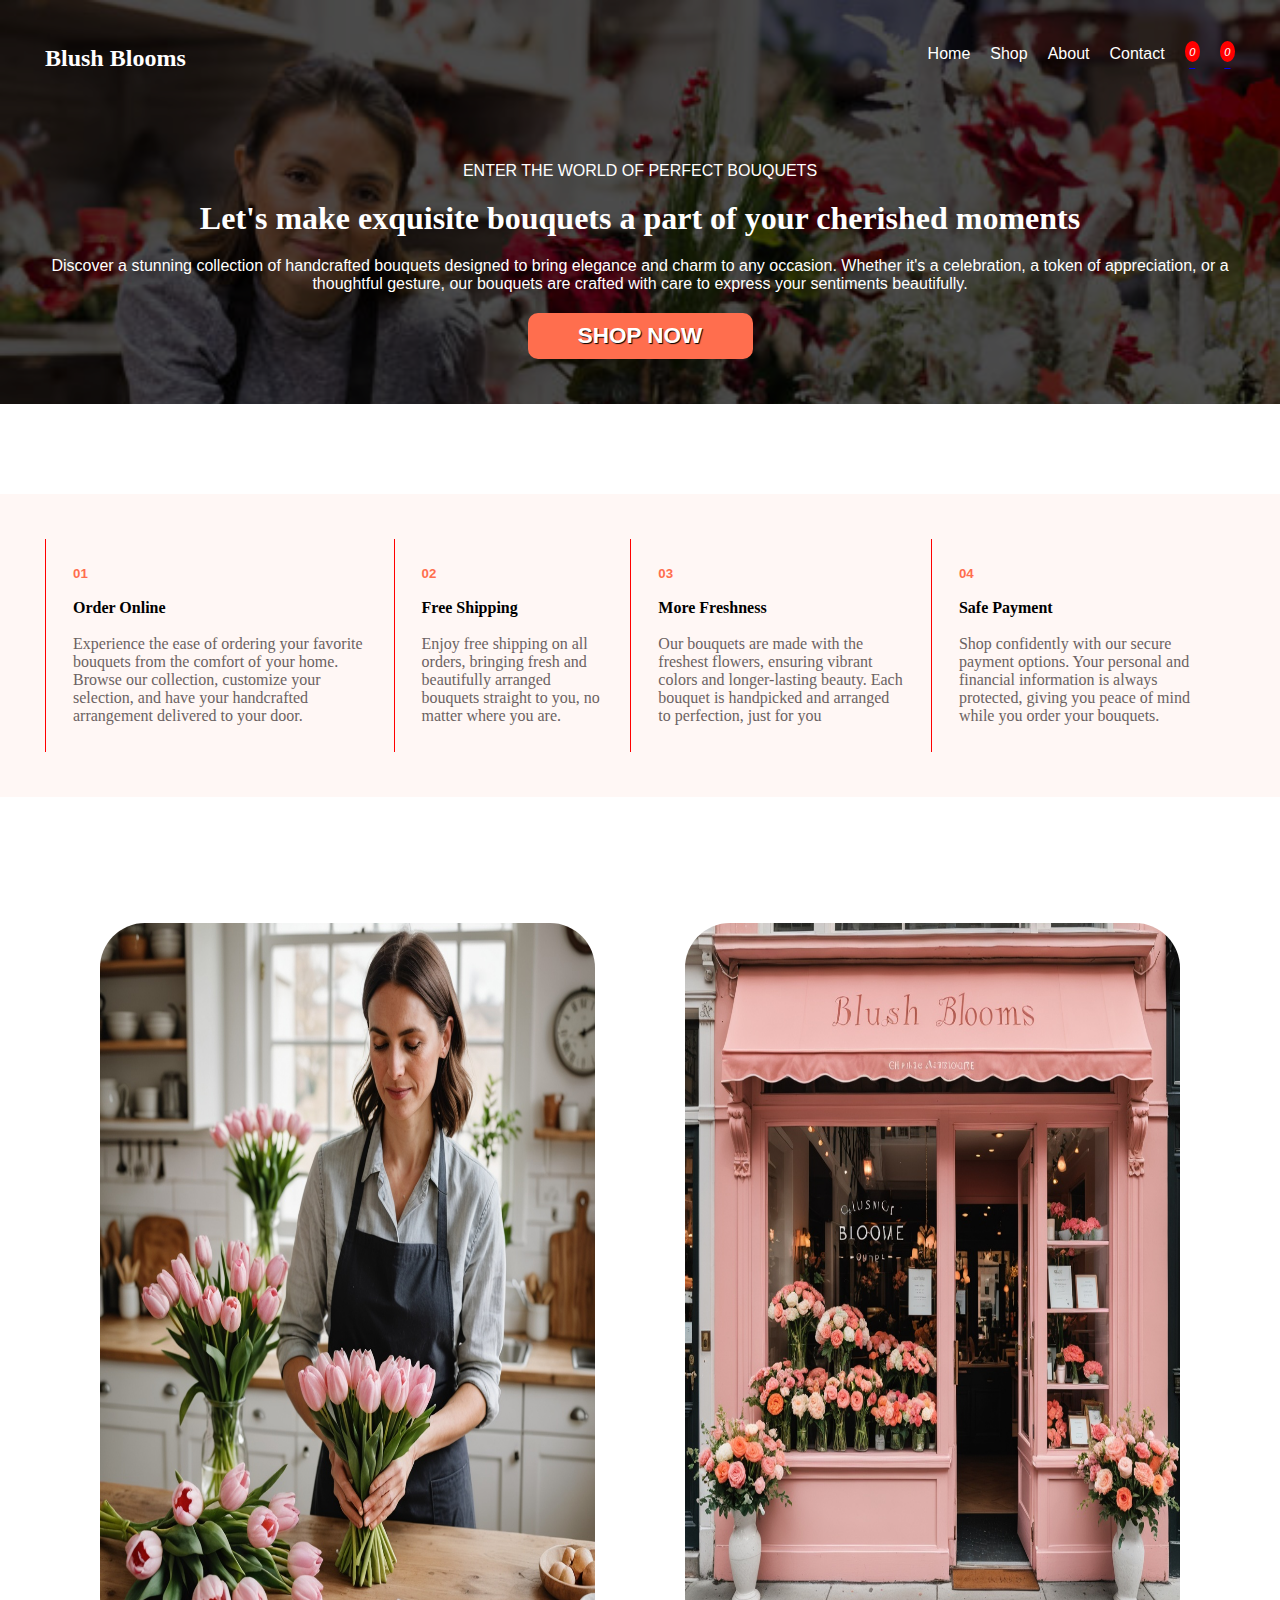
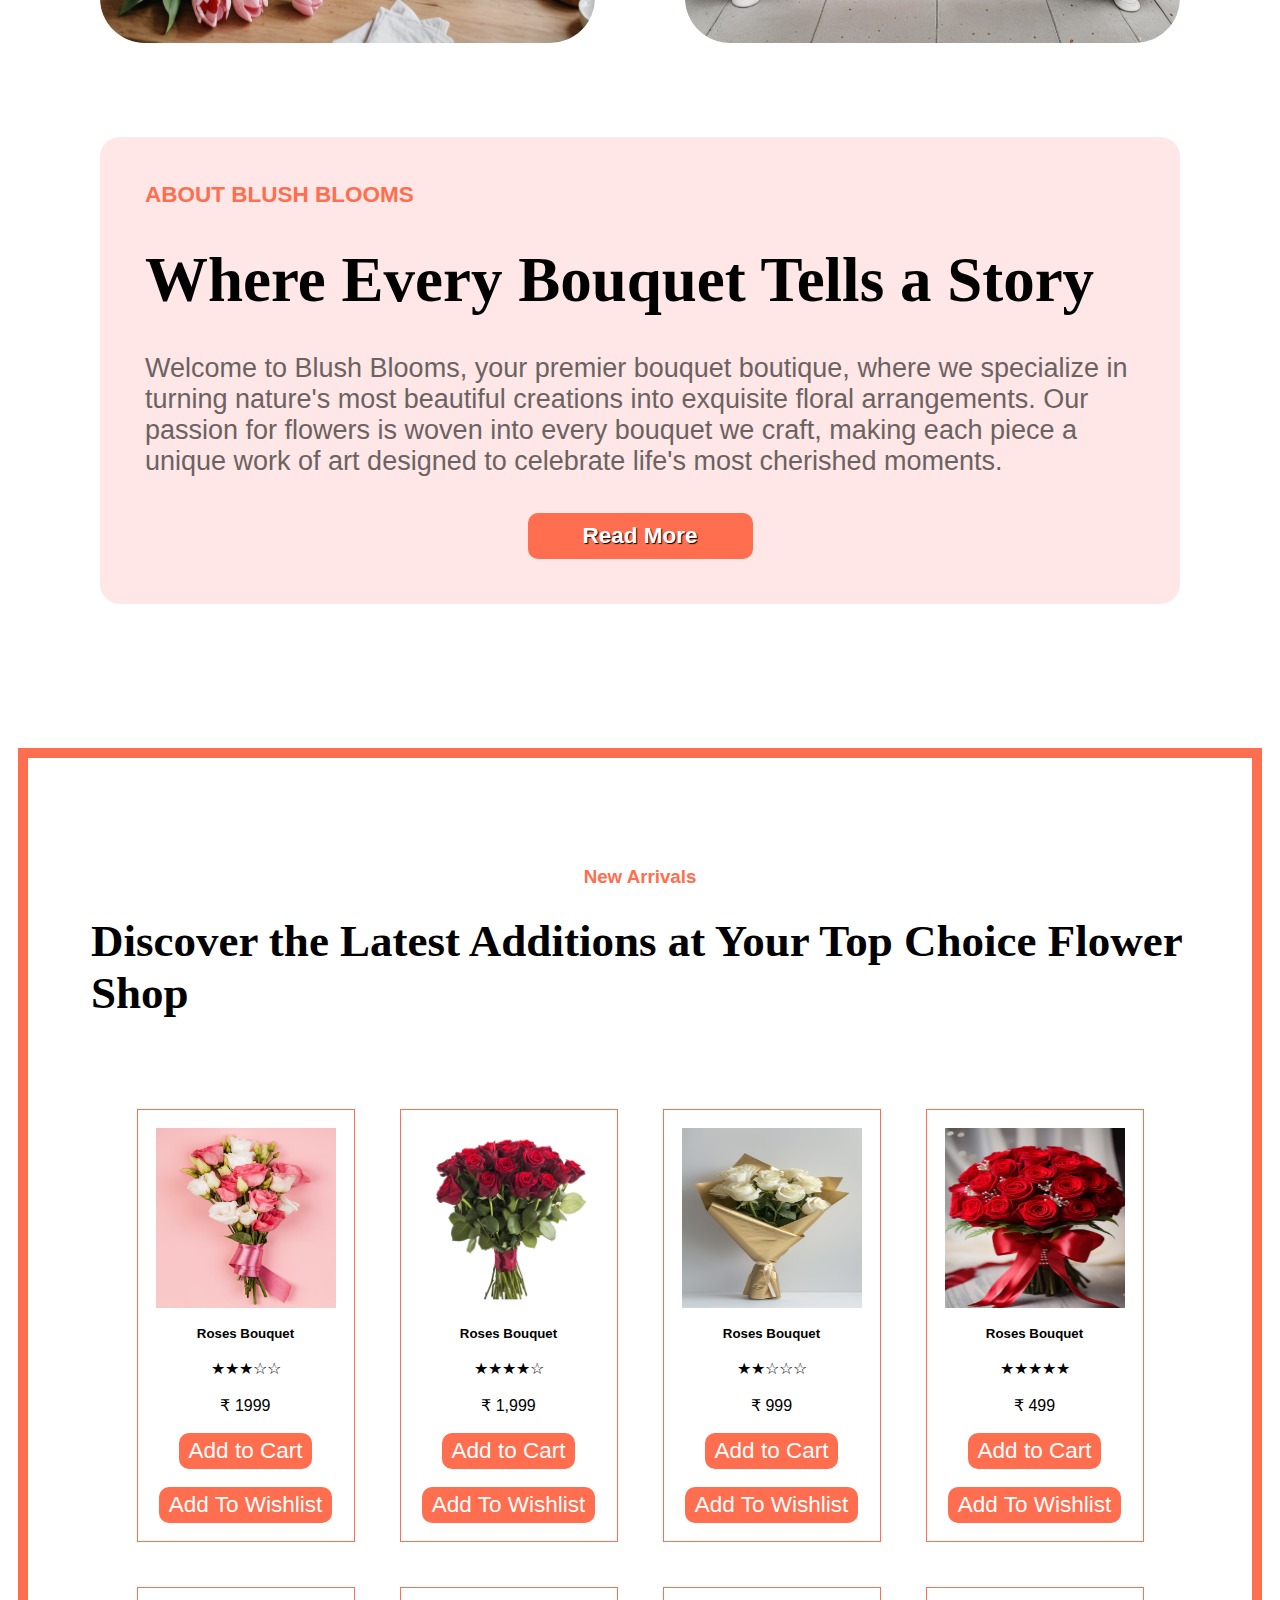
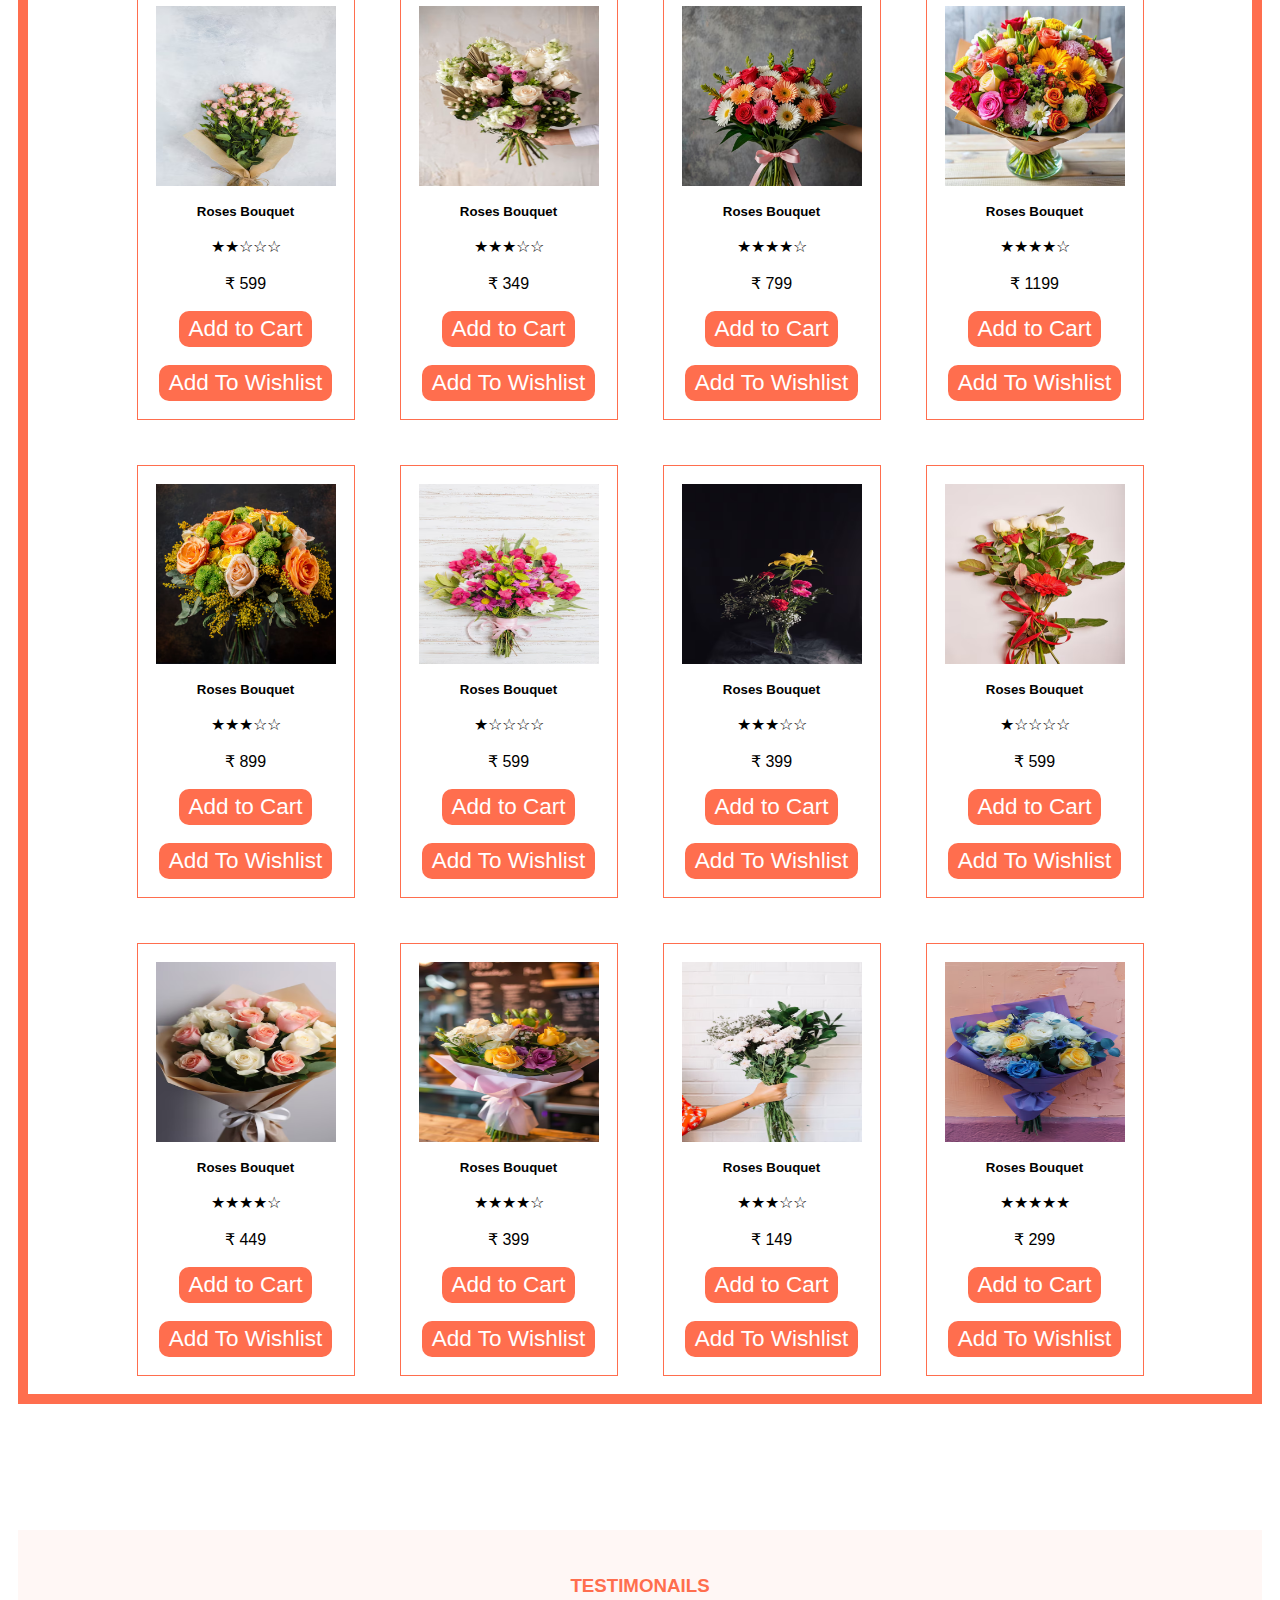
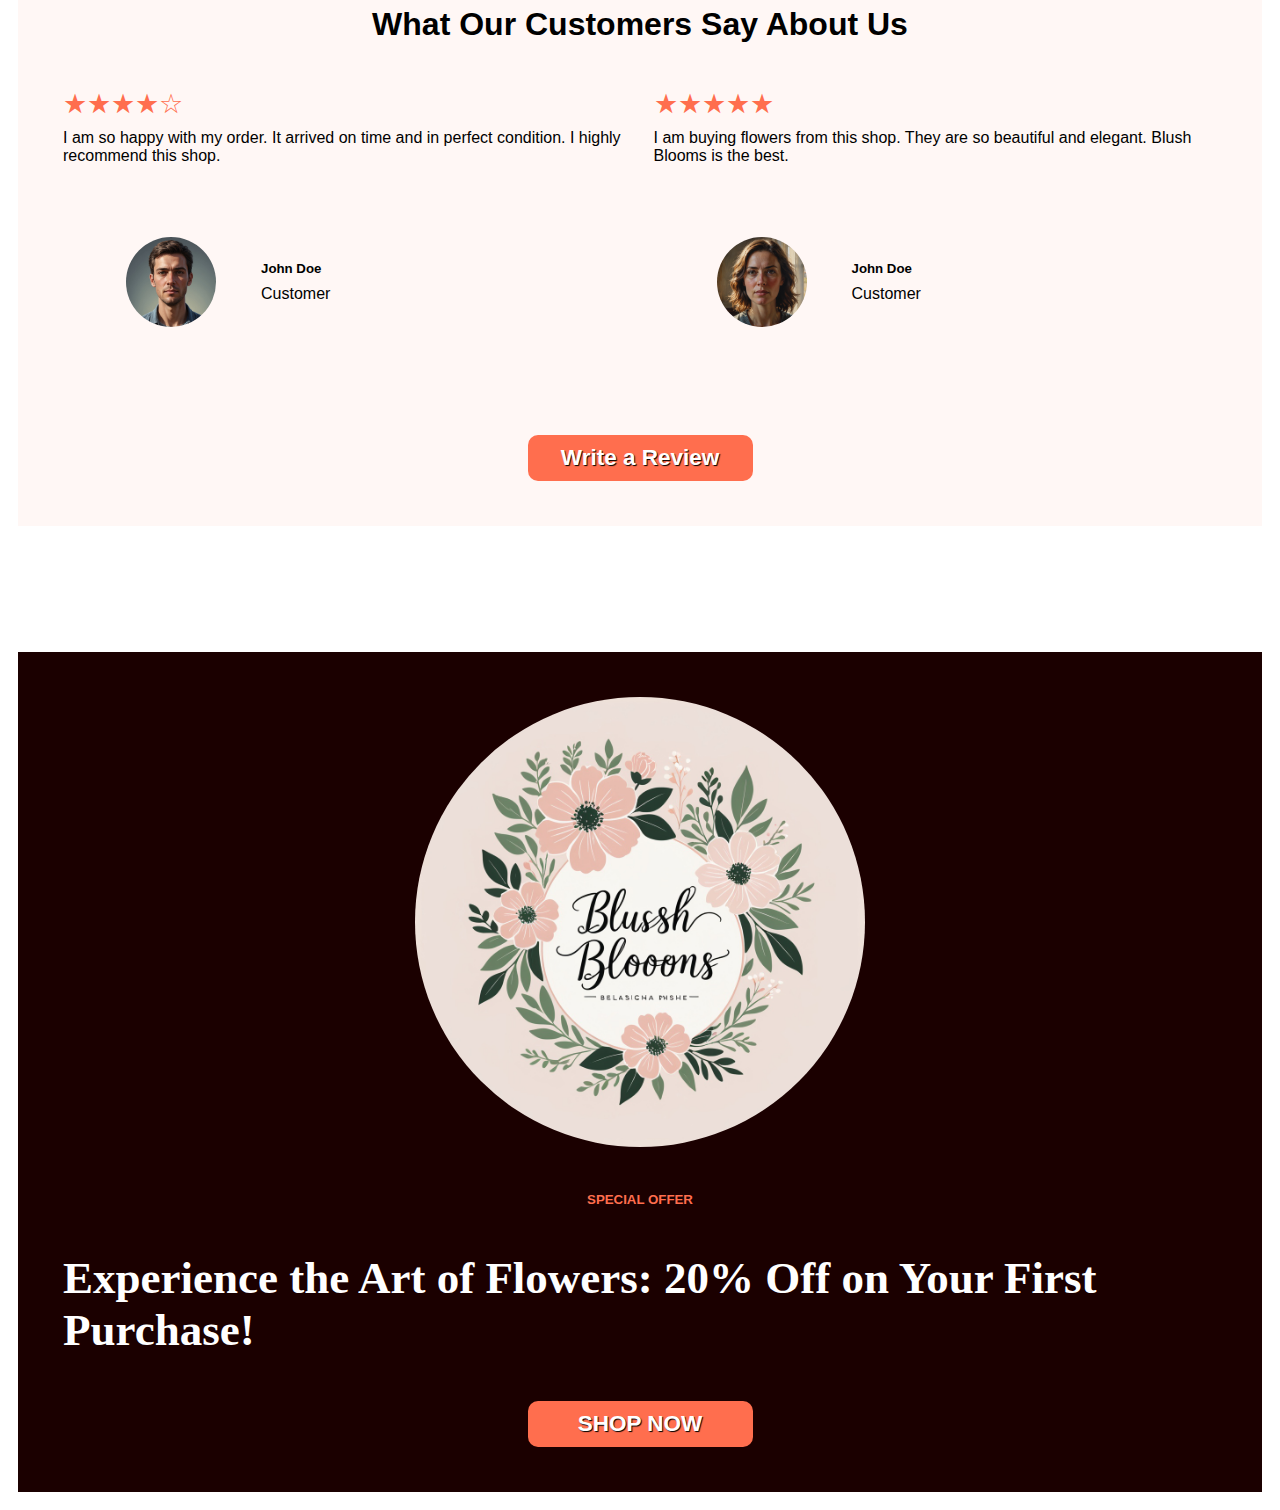
<file: index.html>
<!DOCTYPE html>
<html lang="en">
  <head>
    <meta charset="UTF-8" />
    <meta name="viewport" content="width=device-width, initial-scale=1.0" />
    <meta name="description" content="Blush Blooms" />
    <title>Blush Blooms</title>
    <link
      rel="stylesheet"
      href="https://cdnjs.cloudflare.com/ajax/libs/font-awesome/6.6.0/css/all.min.css"
      integrity="sha512-Kc323vGBEqzTmouAECnVceyQqyqdsSiqLQISBL29aUW4U/M7pSPA/gEUZQqv1cwx4OnYxTxve5UMg5GT6L4JJg=="
      crossorigin="anonymous"
      referrerpolicy="no-referrer"
    />
    <link rel="stylesheet" href="style.css" />
  </head>
  <body>
    <!-- --------------Container---------------- -->

    <div class="container">
      <nav class="navbar">
        <h2>Blush Blooms</h2>
        

        <ul class="nav">
          <li class="active"><a href="index.html">Home</a></li>
          <li class="active"><a href="#newArrival">Shop</a></li>
          <li class="active"><a href="#about">About</a></li>
          <li class="active"><a href="contact.html">Contact</a></li>
          <a href="wishlist.html"
            ><i title="Wishlist" id="wishlist" class="fa-regular fa-heart"></i
          ></a>
          <a href="cart.html"
            ><i title="Cart" id="cart" class="fa-solid fa-cart-shopping"></i
          ></a>
        </ul>

        <span class="menu-icon" id="menuIcon">&#9776;</span>

        <ul class="mobile-nav" id="mobileNav">
          <li><a id="homebtn" href="index.html">Home</a></li>
          <li><a id="shopbtn" href="index.html">Shop</a></li>
          <li><a id="aboutbtn" href="about.html">About</a></li>
          <li><a id="contactbtn" href="contact.html">Contact</a></li>
          <li><a id="wishlistbtn" href="#wishlist">Wishlist</a></li>
          <li><a id="cartbtn" href="cart.html">Cart</a></li>
          <button class="close-btn" id="closeBtn">&times;</button>
        </ul>
      </nav>

      <div class="content">
        <p>ENTER THE WORLD OF PERFECT BOUQUETS</p>
        <h1>Let's make exquisite bouquets a part of your cherished moments</h1>
        <p>
          Discover a stunning collection of handcrafted bouquets designed to
          bring elegance and charm to any occasion. Whether it's a celebration,
          a token of appreciation, or a thoughtful gesture, our bouquets are
          crafted with care to express your sentiments beautifully.
        </p>
        <a href="#newArrival"><button class="btn">SHOP NOW</button></a>
      </div>
    </div>

    <!-- --------------Co-container---------------- -->

    <div class="co-container">
      <section class="co">
        <h5>01</h5>
        <h4>Order Online</h4>
        <p>
          Experience the ease of ordering your favorite bouquets from the
          comfort of your home. Browse our collection, customize your selection,
          and have your handcrafted arrangement delivered to your door.
        </p>
      </section>
      <section class="co">
        <h5>02</h5>
        <h4>Free Shipping</h4>
        <p>
          Enjoy free shipping on all orders, bringing fresh and beautifully
          arranged bouquets straight to you, no matter where you are.
        </p>
      </section>
      <section class="co">
        <h5>03</h5>
        <h4>More Freshness</h4>
        <p>
          Our bouquets are made with the freshest flowers, ensuring vibrant
          colors and longer-lasting beauty. Each bouquet is handpicked and
          arranged to perfection, just for you
        </p>
      </section>
      <section class="co">
        <h5>04</h5>
        <h4>Safe Payment</h4>
        <p>
          Shop confidently with our secure payment options. Your personal and
          financial information is always protected, giving you peace of mind
          while you order your bouquets.
        </p>
      </section>
    </div>

    <!-------------- About ---------------->

    <div id="about">
      <section class="boquetOnTable">
        <img
          id="firstpic"
          class="first-pic"
          src="perfectWomanInBotique.png"
          alt="flowersOnTable"
        />
      </section>

      <section class="womanInBotique">
        <img
          src=" blushBlooms.png"
          alt="womanInBotique"
          class="second-pic"
          id="secondpic"
        />
      </section>

      <section class="about-info">
        <h6>ABOUT BLUSH BLOOMS</h6>
        <h2>Where Every Bouquet Tells a Story</h2>
        <p>
          Welcome to Blush Blooms, your premier bouquet boutique, where we
          specialize in turning nature's most beautiful creations into exquisite
          floral arrangements. Our passion for flowers is woven into every
          bouquet we craft, making each piece a unique work of art designed to
          celebrate life's most cherished moments.
        </p>
        <a id="read-more" href="about.html">Read More</a>
      </section>
    </div>

    <!-- --------------New Arrival---------------- -->

    <div class="newArrival" id="newArrival">
      <section class="info">
        <h3>New Arrivals</h3>
        <h1>Discover the Latest Additions at Your Top Choice Flower Shop</h1>
      </section>

      <section class="items">
        <article class="item">
          <img id="b1" src="b1.avif" alt="b1" />
          <h5>Roses Bouquet</h5>
          <p id="rating">★★★☆☆</p>
          <p>₹ <span id="price">499</span></p>
          <button value="499" class="cartBtn">Add to Cart</button>
          <button value="499" class="wishBtn">Add To Wishlist</button>
        </article>
      </section>
    </div>

    <div class="customerReviews">
      <section class="info">
        <h3>TESTIMONAILS</h3>
        <h1>What Our Customers Say About Us</h1>
      </section>
      <section class="reviews">
        <section>
          <p id="rating">★★★★☆</p>
          <p>
            I am so happy with my order. It arrived on time and in perfect
            condition. I highly recommend this shop.
          </p>
          <div class="person">
            <img id="customer1" src="customer1.png" alt="customer1" />
            <div>
              <h5>John Doe</h5>
              <p>Customer</p>
            </div>
          </div>
        </section>

        <section>
          <p id="rating">★★★★★</p>
          <p>
            I am buying flowers from this shop. They are so beautiful and
            elegant. Blush Blooms is the best.
          </p>
          <div class="person">
            <img id="customer2" src="customer2.png" alt="customer2" />
            <div>
              <h5>John Doe</h5>
              <p>Customer</p>
            </div>
          </div>
        </section>
      </section>
      <button class="btn">Write a Review</button>
    </div>

    <!-- -----------------Offer----------------- -->

    <div class="off">
      <!-- <section class="logo"> -->
      <img src="blushBloomsLogo2.png" alt="blushBloomsLogo2" />
      <!-- </section>
      <section class="offDetails"> -->
      <h5>SPECIAL OFFER</h5>
      <h1>Experience the Art of Flowers: 20% Off on Your First Purchase!</h1>
      <a href="#newArrival"><button class="btn">SHOP NOW</button></a>
      <!-- </section> -->
    </div>

    <script src="main.js"></script>
  </body>
</html>
</file>
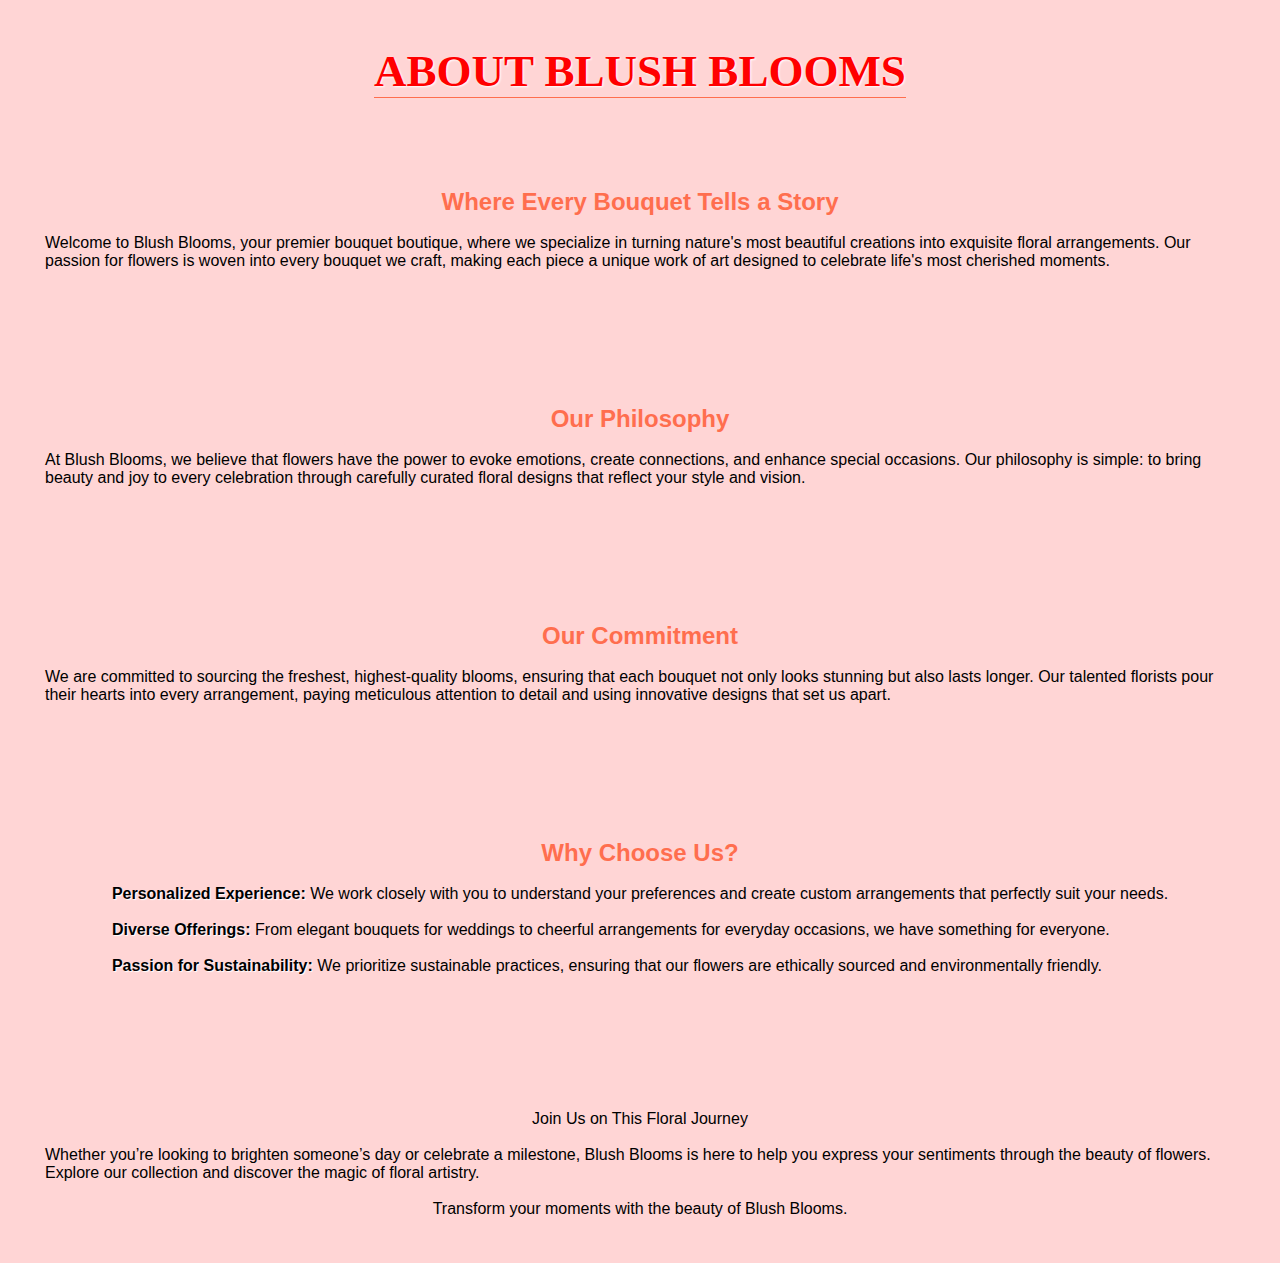
<file: about.html>
<!DOCTYPE html>
<html lang="en">
  <head>
    <meta charset="UTF-8" />
    <meta name="viewport" content="width=device-width, initial-scale=1.0" />
    <title>aboutUs</title>
    <link rel="stylesheet" href="about.css">
  </head>
  <body>

    <h1>ABOUT BLUSH BLOOMS</h1>
    <section id="about-us">
      <h2>Where Every Bouquet Tells a Story</h2>
      <p>
        Welcome to Blush Blooms, your premier bouquet boutique, where we
        specialize in turning nature's most beautiful creations into exquisite
        floral arrangements. Our passion for flowers is woven into every bouquet
        we craft, making each piece a unique work of art designed to celebrate
        life's most cherished moments.
      </p>
    </section>
    <section id="philosophy">
      <h2>Our Philosophy</h2>
      <p>
        At Blush Blooms, we believe that flowers have the power to evoke
        emotions, create connections, and enhance special occasions. Our
        philosophy is simple: to bring beauty and joy to every celebration
        through carefully curated floral designs that reflect your style and
        vision.
      </p>
    </section>
    <section id="commitment">
      <h2>Our Commitment</h2>
      <p>
        We are committed to sourcing the freshest, highest-quality blooms,
        ensuring that each bouquet not only looks stunning but also lasts
        longer. Our talented florists pour their hearts into every arrangement,
        paying meticulous attention to detail and using innovative designs that
        set us apart.
      </p>
    </section>

    <section>
      <h2>Why Choose Us?</h2>
      <p id="whychooseUs">

        <span>Personalized Experience: </span>We work closely with you to understand
        your preferences and create custom arrangements that perfectly suit your
        needs. <br> <br>
        <span>Diverse Offerings: </span>From elegant bouquets for weddings to
        cheerful arrangements for everyday occasions, we have something for
        everyone. <br> <br>
        <span>Passion for Sustainability: </span>We prioritize sustainable
        practices, ensuring that our flowers are ethically sourced and
        environmentally friendly.
      </p>
    </section>
    <section>
      <p>Join Us on This Floral Journey</p>
      <p>
        Whether you’re looking to brighten someone’s day or celebrate a
        milestone, Blush Blooms is here to help you express your sentiments
        through the beauty of flowers. Explore our collection and discover the
        magic of floral artistry.
      </p>
      <p>Transform your moments with the beauty of Blush Blooms.</p>
    </section>
  </body>
</html>
</file>
<file: style.css>
*,
::after,
::before {
  margin: 0;
  padding: 0;
  box-sizing: border-box;
}

body {
  font-family: "Roboto", sans-serif;
  display: grid;
  gap: 10vmin;
}

.container {
  position: relative;
  /* height: 70vmin; */
  padding: 5vmin;
  display: grid;
  color: white;
  z-index: 0;
  text-align: center;
}

.container::before {
  content: "";
  position: absolute;
  top: 0;
  left: 0;
  bottom: 0;
  right: 0;
  /* height: 70vmin; */
  width: 100%;
  background: url(womenbotique.jpg) no-repeat;
  object-fit: cover;
  background-size: cover;
  z-index: -2;
}

.container::after {
  content: "";
  position: absolute;
  top: 0;
  left: 0;
  bottom: 0;
  right: 0;
  /* height: 70vmin; */
  background: rgba(0, 0, 0, 0.7);
  z-index: -1;
}

.navbar {
  display: flex;
  justify-content: space-between;
}

.nav {
  display: flex;
  list-style: none;
  gap: 20px;
}

.nav li a {
  text-decoration: none;
  cursor: pointer;
  color: white;
}

.menu-icon {
  display: none;
  cursor: pointer;
  font-size: 20px;
  padding: 1vmin;
  border: 0.02px solid white;
  border-radius: 1vmin;

  &:hover {
    color: #ff6e4e;
    border:  0.02px solid #ff6e4e;
  }
}

.mobile-nav {
  position: fixed;
  top: 0;
  left: -100%;
  width: 35vmin;
  height: 100vh;
  background-color: rgb(255, 153, 153);
  display: flex;
  flex-direction: column;
  justify-content: center;
  list-style: none;
  align-items: center;
  font-weight: bold;
  text-shadow: 1px 1px 1px black;
  padding-top: 10vmin;
  transition: transform 0.5s ease;
}

.mobile-nav li {
  margin: 3vmin 1vmin;
  &:hover {
    border: 0.5px solid beige;
    border-radius: 10px;
    opacity: 0.8;
    padding: 10px 20px;
  }
}

.mobile-nav li a {
  text-decoration: none;
  color: #fff;
  font-size: 20px;
}

.close-btn {
  font-size: 30px;
  cursor: pointer;
  padding: 5px 10px;
  margin-top: 20vh;
}

.content {
  display: flex;
  flex-direction: column;
  justify-content: center;
  align-items: center;
  gap: 20px;
  margin-top: 10vmin;
}

.content .btn , .btn, #read-more{
  padding: 10px 20px;
  background-color: #ff6e4e;
  color: white;
  border: none;
  font-weight: bold;
  font-size: 2.5vmin;
  border-radius: 10px;
  text-shadow: 1px 1px 1px black;
  width: 25vmin;
  align-self: center;
  text-align: center;
  text-decoration: none;

  &:hover {
    cursor: pointer;
    transform: scale(1.1);
    background-color:  #ff9999;
    box-shadow: 1px 1px 1px black;
  }
}

.nav a:hover {
  color: #ff9999;
}

.content h1,
.container h2 {
  font-family: "Cormorant Garamond", serif;
}

.content p {
  font-family: "Heebo", sans-serif;
}

/* -------------------co-container---------------------------- */

.co-container {
  padding: 5vmin;
  display: flex;
  background-color: #fff7f5;
  flex-direction: row;
  /* z-index: -1; */
}

.co-container section {
  border-left: 0.4px solid red;
  padding: 3vmin;
  display: flex;
  flex-direction: column;
  gap: 2vmin;

  h5 {
    color: #ff6e4e;
  }
  h4 {
    font-family: "Cormorant Garamond", serif;
  }

  p {
    color: #6b6262;
    font-family: "Heebo";
  }

  &:hover {
    cursor: pointer;
    box-shadow: -1px 1px 2px #ff6e4e;
    transform: scale(1.1);
  }
}

/* -------------------about---------------------------- */

#about {
  padding: 4vmin;
  background-color: #fff;
  display: flex;
  flex-direction: row;
  flex-wrap: wrap;
  gap: 10vmin;
  align-items: flex-end;
  /* align-items: center; */
  justify-content: center;

  .first-pic {
    width: 55vmin;
    height: 80vmin;
    /* margin-top: 10vmin; */
    /* border-top-left-radius: 10vmin;
    border-top-right-radius: 10vmin; */
    border-radius: 5vmin;

    &:hover {
      transform: scale(1.02);
      cursor: pointer;
    }
  }

  .second-pic {
    width: 55vmin;
    height: 80vmin;
    /* border-top-left-radius: 3vmin;
    border-top-right-radius: 10vmin; */
    border-radius: 5vmin;

    &:hover {
      transform: scale(1.1);
      cursor: pointer;
    }
  }

  .about-info {
    background-color: #ff99993b;
    justify-content: flex-end;
    padding: 2vmin;
    width: 120vmin;
    padding: 5vmin;
    display: flex;
    flex-direction: column;
    gap: 4vmin;
    text-overflow: scroll;
    /* height: 85vmin; */
    flex-wrap: wrap;
    border-radius: 20px;

    > h6 {
      color: #ff6e4e;
      font-family: "Heebo", sans-serif;
      font-size: 2.5vmin;
    }

    > h2 {
      font-family: "Cormorant Garamond", serif;
      font-size: 7vmin;
    }

    > p {
      color: #6b6262;
      font-family: "Heebo", sans-serif;
      font-size: 3vmin;
    }

  }
}

.newArrival {
  display: flex;
  flex-direction: column;
  border: 10px solid #ff6e4e;
  margin: 2vmin;
  padding: 2vmin;
  gap: 5vmin;
  
  .info {
    display: flex;
    flex-direction: column;
    align-items: center;
    gap: 3vmin;
    padding: 5vmin;
    padding-top: 10vmin;
    justify-content: center;

    h3 {
      color: #ff6e4e;
      font-family: "heebo", sans-serif;
    }

    h1 {
      font-family: "Cormorant Garamond", serif;
      font-size: 5vmin;
    }
  
  }

  .items {
    display: flex;
    flex-direction: row;
    flex-wrap: wrap;
    gap: 5vmin;
    justify-content: center;
    align-items: center;

    .item {
      display: flex;
      flex-direction: column;
      align-items: center;
      gap: 2vmin;
      padding: 2vmin;
      border: 0.5px solid #ff6e4e;
      justify-content: center;

      .wishBtn{
        background-color: #ff6e4e;
        color: white;
        padding: 5px 10px;
        border: none;
        border-radius: 10px;
        font-size: 2.5vmin;
        cursor: pointer;

        &:hover {
          cursor: pointer;
          transform: scale(1.02);
          background-color: #f43206;
          box-shadow: 1px 1px 1px black;
        }
      }

      .cartBtn{
        background-color: #ff6e4e;
        color: white;
        padding: 5px 10px;
        border: none;
        border-radius: 10px;
        font-size: 2.5vmin;
        cursor: pointer;

        &:hover {
          cursor: pointer;
          transform: scale(1.02);
          background-color: #f43206;
          box-shadow: 1px 1px 1px black;
        }
      }

      img {
        width: 20vmin;
        height: 20vmin;

      }
    }
  }

}



.off {
  display: flex;
  flex-direction: column;
  align-items: center;
  gap: 5vmin;
  background-color: #1b0000;
  margin: 2vmin;
  padding: 5vmin;
  justify-content: center;
  flex-wrap: wrap;

  img {
    width: 50vmin;
    height: 50vmin;
    border-radius: 50%;
  }

  h5 {
    color: #ff6e4e;

  }

  h1 {
    font-family: "Cormorant Garamond", serif;
    font-size: 5vmin;
    color: white;
  }

}


/* ------------------------wishlist & cart-------------------------- */
#wishlist, #cart{
  color: white;
  &:hover{
    cursor: pointer;
    /* transform: scale(1.1); */
    color: #ff6e4e;
  }

}


/* ---------------------customer reviews-------------------------- */

.customerReviews {
  display: flex;
  flex-direction: column;
  align-items: center;
  gap: 5vmin;
  padding: 5vmin;
  margin: 2vmin;
  justify-content: center;
  background-color: #fff7f5;

  .reviews {
    display: flex;
    flex-direction: row;
    gap: 3vmin;

    section {
      width: 50%;
      display: flex;
      flex-direction: column;
      gap: 1vmin;

      #rating {
        color: #ff6e4e;
        font-size: 3vmin;
      }

      &:hover {
        cursor: pointer;
        transform: scale(1.005);
        border: 0.2px solid #ff6e4e;
        padding: 1vmin;
      }
    }
  }

  .info {
    display: flex;
    flex-direction: column;
    gap: 1vmin;
    justify-content: center;
    align-items: center;

    h3 {
      color: #ff6e4e;
      font-family: "heebo", sans-serif;
    }
  }
}

.person {
  display: flex;
  flex-direction: row;
  align-items: center;
  gap: 5vmin;
  padding: 5vmin;
  margin: 2vmin;

  img {
    width: 10vmin;
    height: 10vmin;
    border-radius: 50%;
  }

  div {
    display: flex;
    flex-direction: column;
    gap: 1vmin;
  }
}



/* -------------------media queries---------------------------- */

@media screen and (width<=768px) {
  .nav {
    display: none;
  }

  #wishlist {
    display: none;
  }

  .menu-icon {
    display: block;
    color: white;
  }
  .co-container {
    flex-direction: column;
    gap: 5vmin;
  }

  #about {
    flex-direction: column;
    align-items: center;
    gap: 10vmin;

    .about-info {
      width: 90vmin;
      padding: 2vmin;
      padding-top: 10vmin;
      gap: 5vmin;
      padding-bottom: 10vmin;
    }

    .first-pic {
      width: 80vmin;
      height: 90vmin;
      border-radius: 2vmin;
    }

    .second-pic {
      width: 80vmin;
      height: 90vmin;
      border-radius: 2vmin;
    }
  }
}

/* .nav a:hover {
  color: #ff6e4e;
}

.content {
  margin-top: 15px;
  padding: 10px;
  display: flex;
  flex-direction: column;
  align-items: center;
  gap: 20px;
  justify-content: center;
  text-align: center;
}

.btn {
  background-color: #ff6e4e;
  color: white;
  padding: 10px 25px;
  border: none;
  border-radius: 10px;
  font-size: 2.5vmin;
  cursor: pointer;
}

.mobile-nav {
  display: none;
}


@media (max-width: 768px) {
    .nav{
        display: none;
    }

    .mobile-nav {
        display: flex;
        list-style: none;
        flex-direction: column;
        gap: 10px;
        background-color: rgba(0, 0, 0, 0.8);
        text-align: center;
    }

    .mobile-nav a {
        color: white;
        text-decoration: none;
        padding: 10px 0;
        font-size: 18px;
    }
    

} */

/* @media screen and (max-width: 600px) {
  .mobile-nav {
    display: block;
    list-style: none;
    text-decoration: none;
    cursor: pointer;
    justify-content: space-between;
    gap: 20px;
    background-color: black;
    padding: 10px;
  }
  p{
    margin: 10px;
    padding: 2px;
    border: 0.001px solid white;
  }

  label{
    color: white;
  }

  input:checked {
    display: block;
    sty
    .mobile-nav {
      display: none;
    }
  }


  .nav {
    display: none;
  }
}
 */
</file>
<file: about.css>
*,
::after,
::before {
  margin: 0;
  padding: 0;
  box-sizing: border-box;
}

body {
  display: flex;
  flex-direction: column;
  align-items: center;
  min-height: 100vh;
  background-color: #fff;
  font-family: "Roboto", sans-serif;
  gap: 5vmin;
  /* color: white; */
  background-color: #ff999969;
}

section {
  display: flex;
  flex-direction: column;
  align-items: center;
  gap: 2vmin;
  padding: 5vmin;

  border-radius: 3vmin;

  &:hover {
    transform: scale(1.02);
    width: 100%;
    border: 0.02px solid #ff6e4e;
    cursor: pointer;
  }
}

h1 {
  font-size: 5vmin;
  margin-top: 5vmin;
  color: red;
  text-shadow: 1px 1px 2px white;
  font-family: "Cormorant Garamond", serif;
  border-bottom: 0.02px solid #ff6e4e;
}

h2 {
  color: #ff6e4e;
}

span {
  font-weight: bold;
  text-shadow: 1px 1px 1px white;
}
</file>
